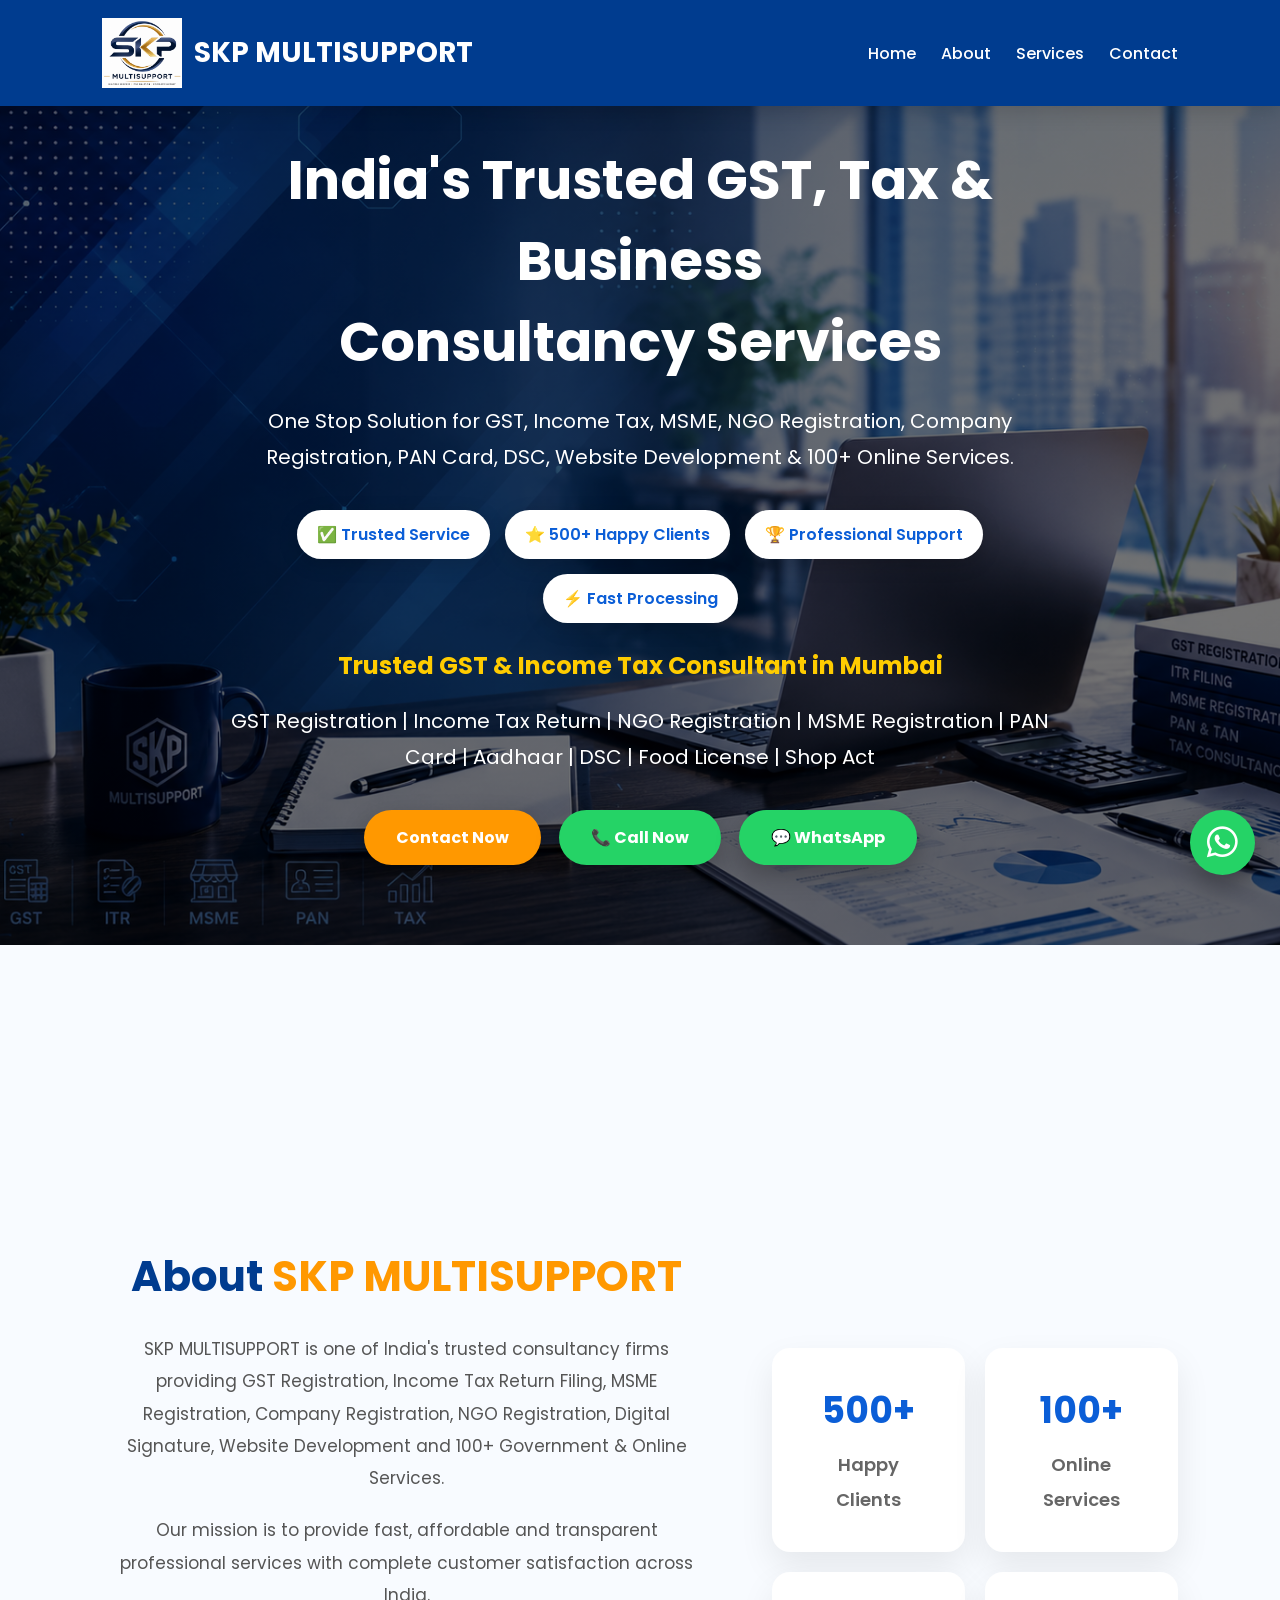
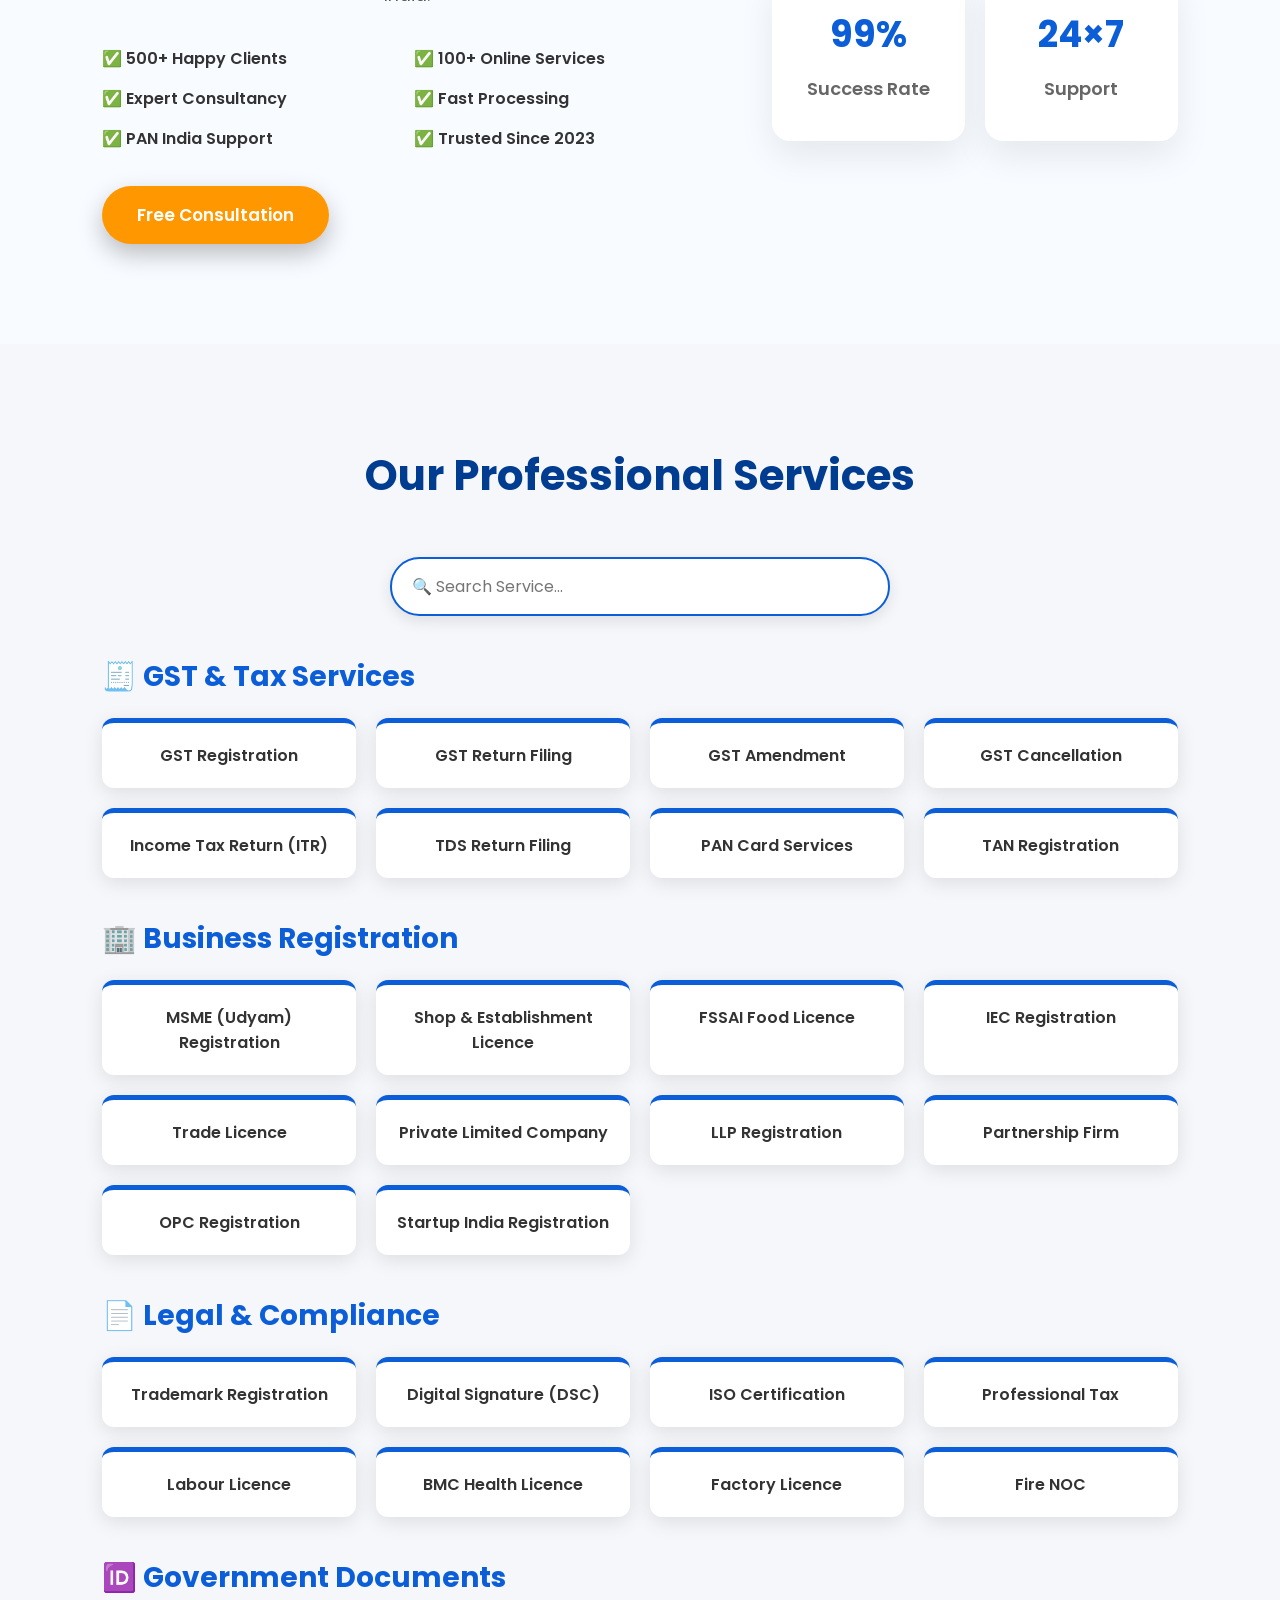
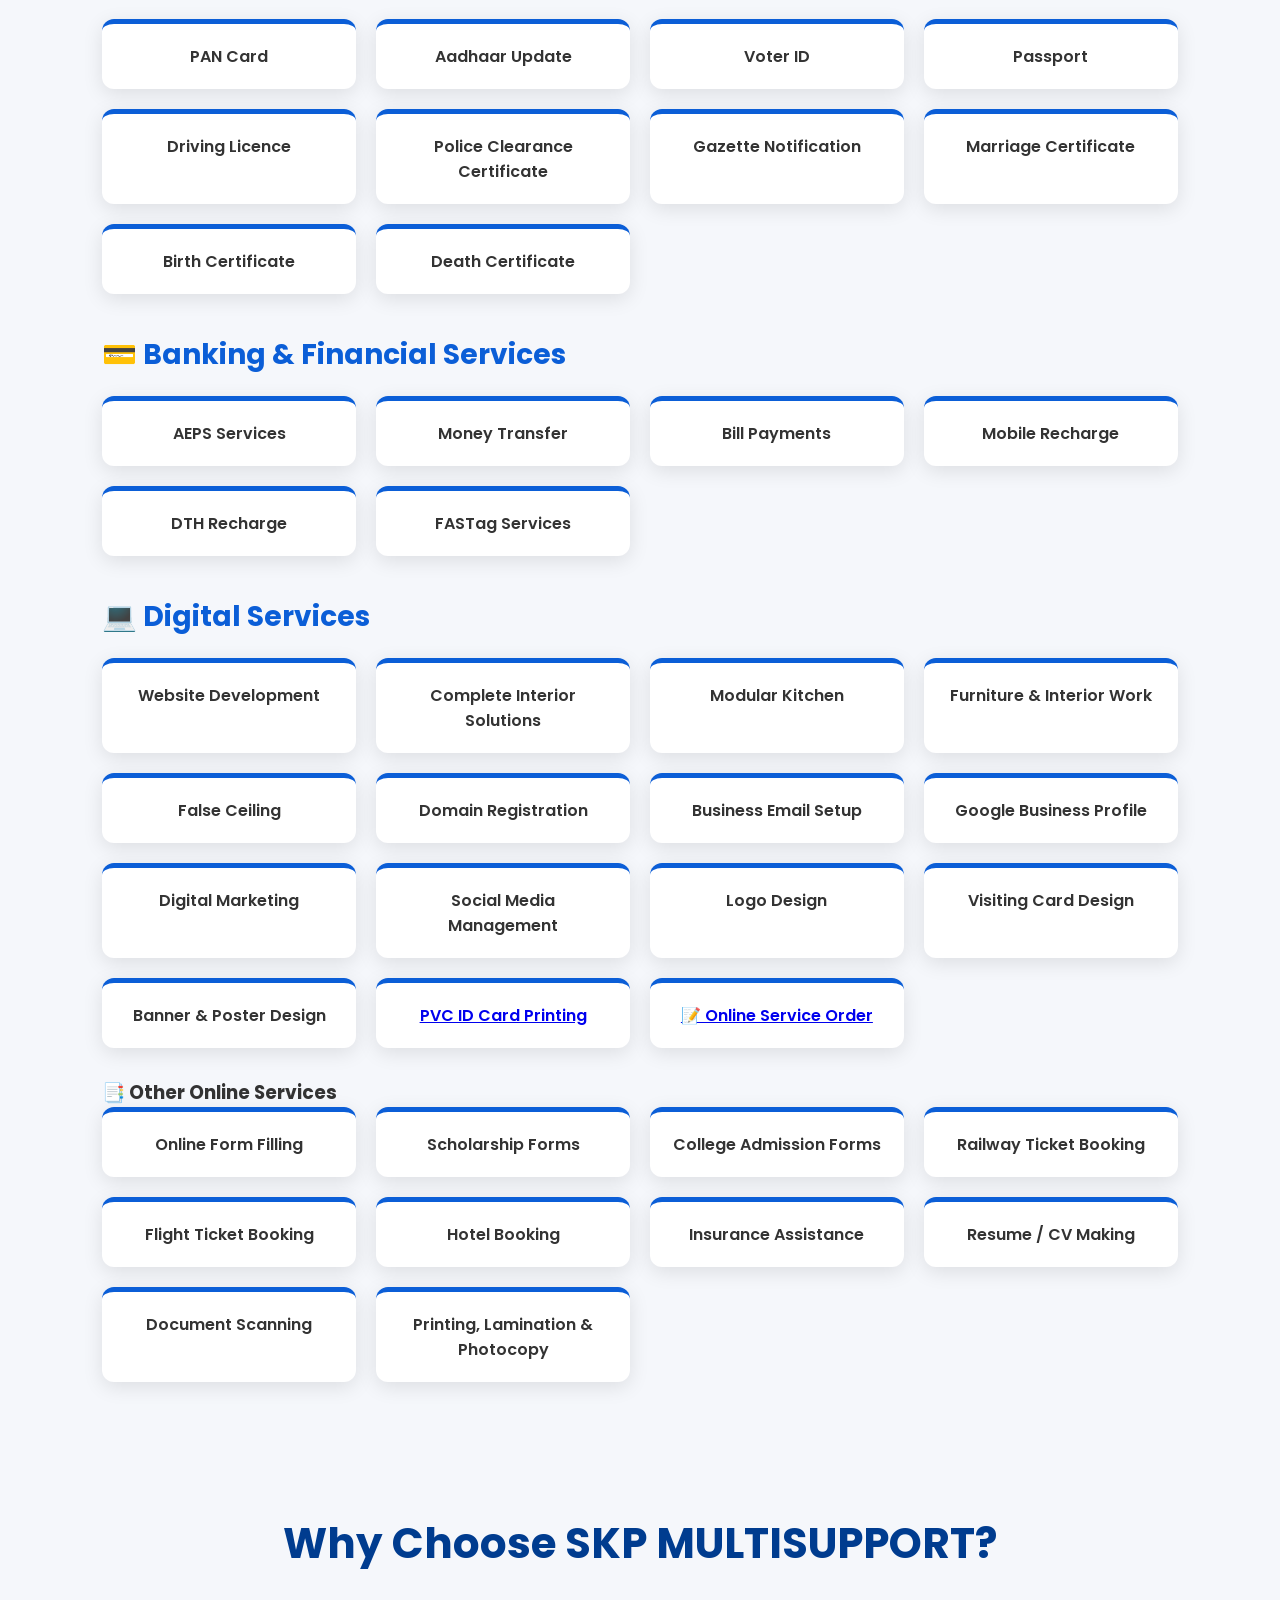
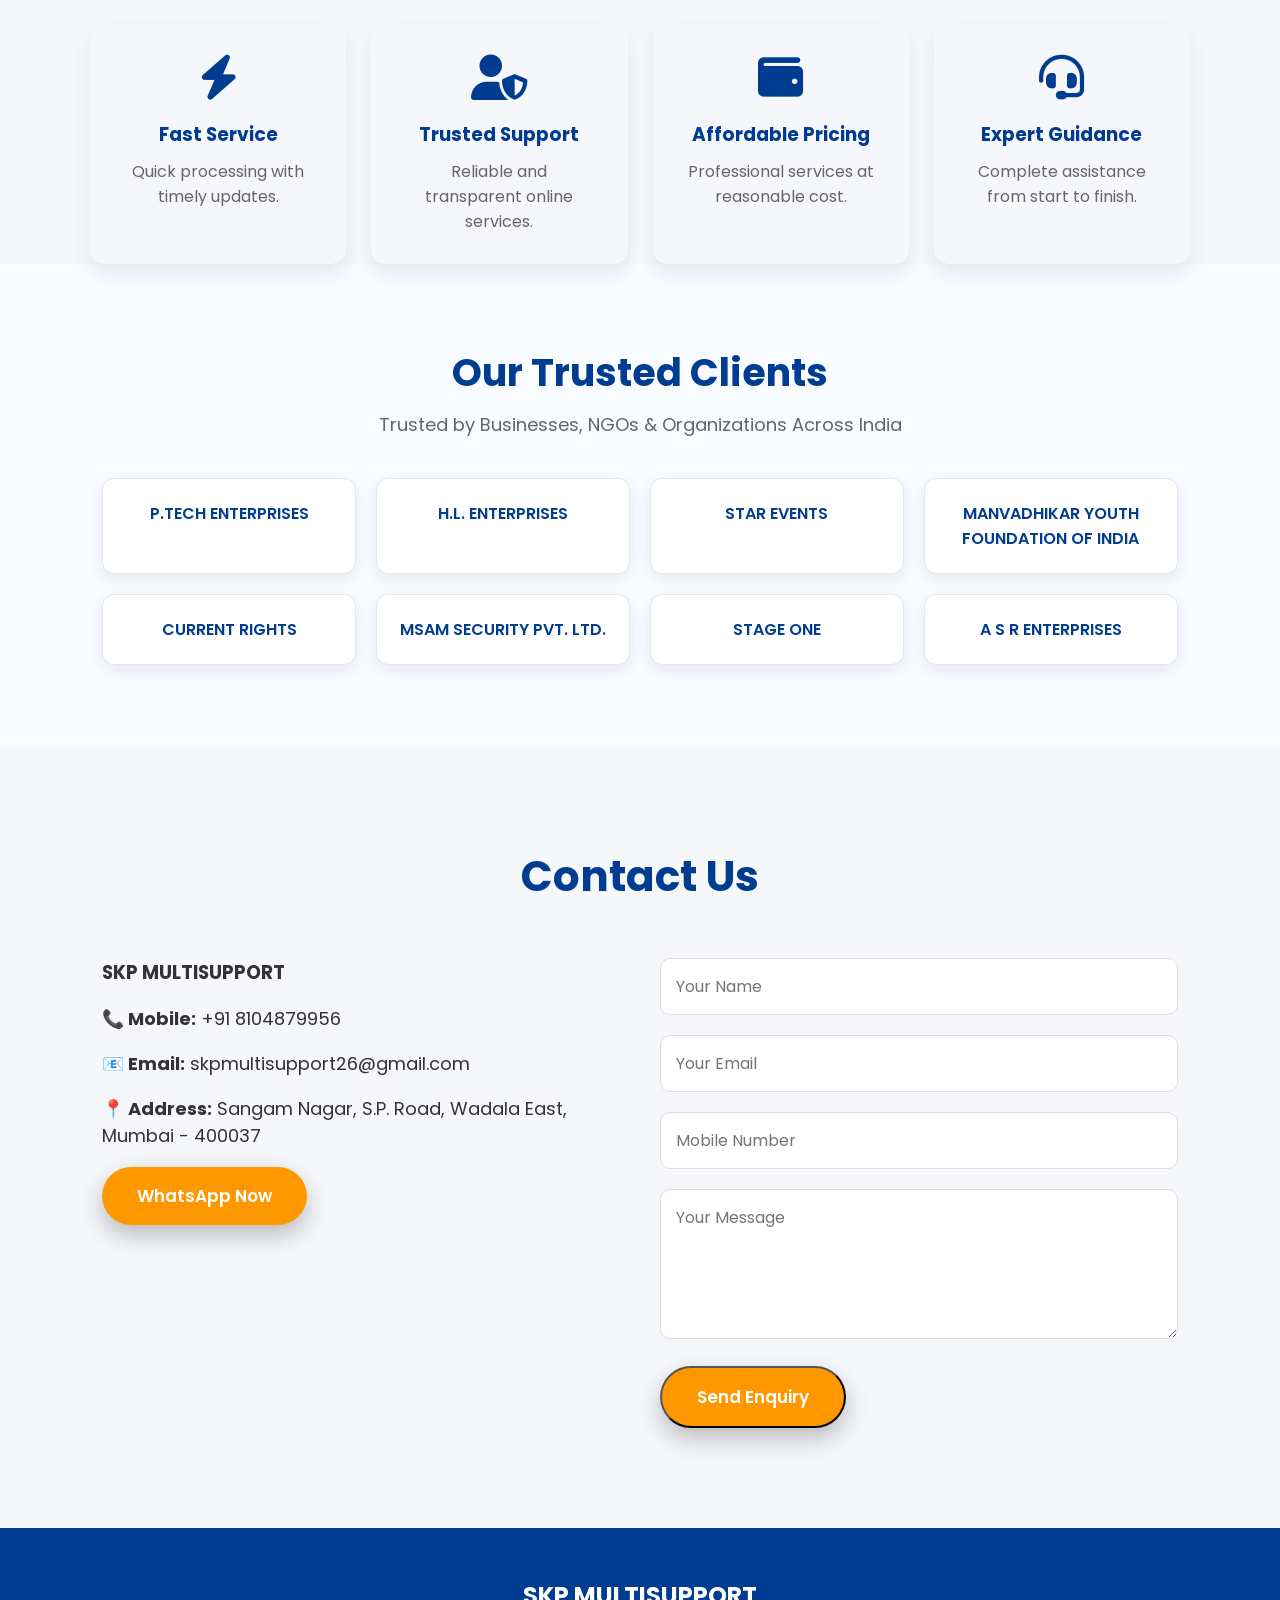
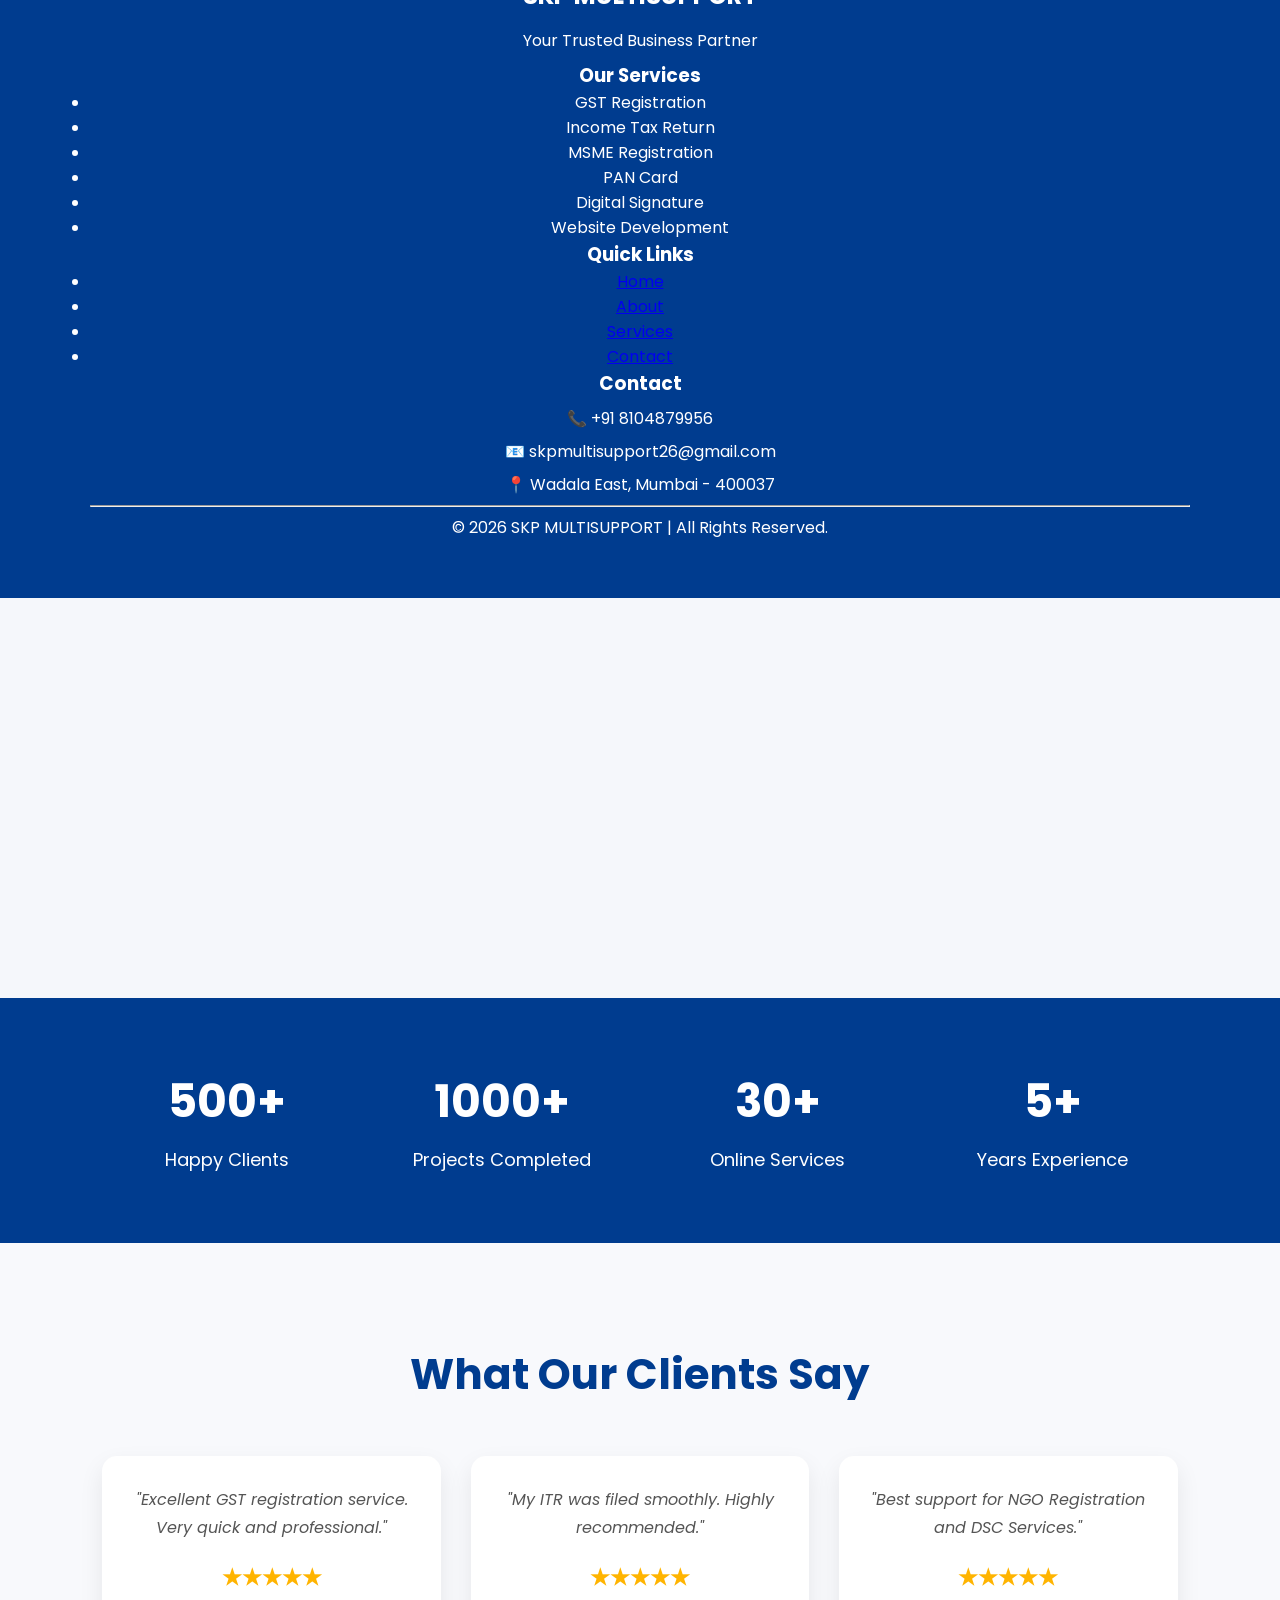
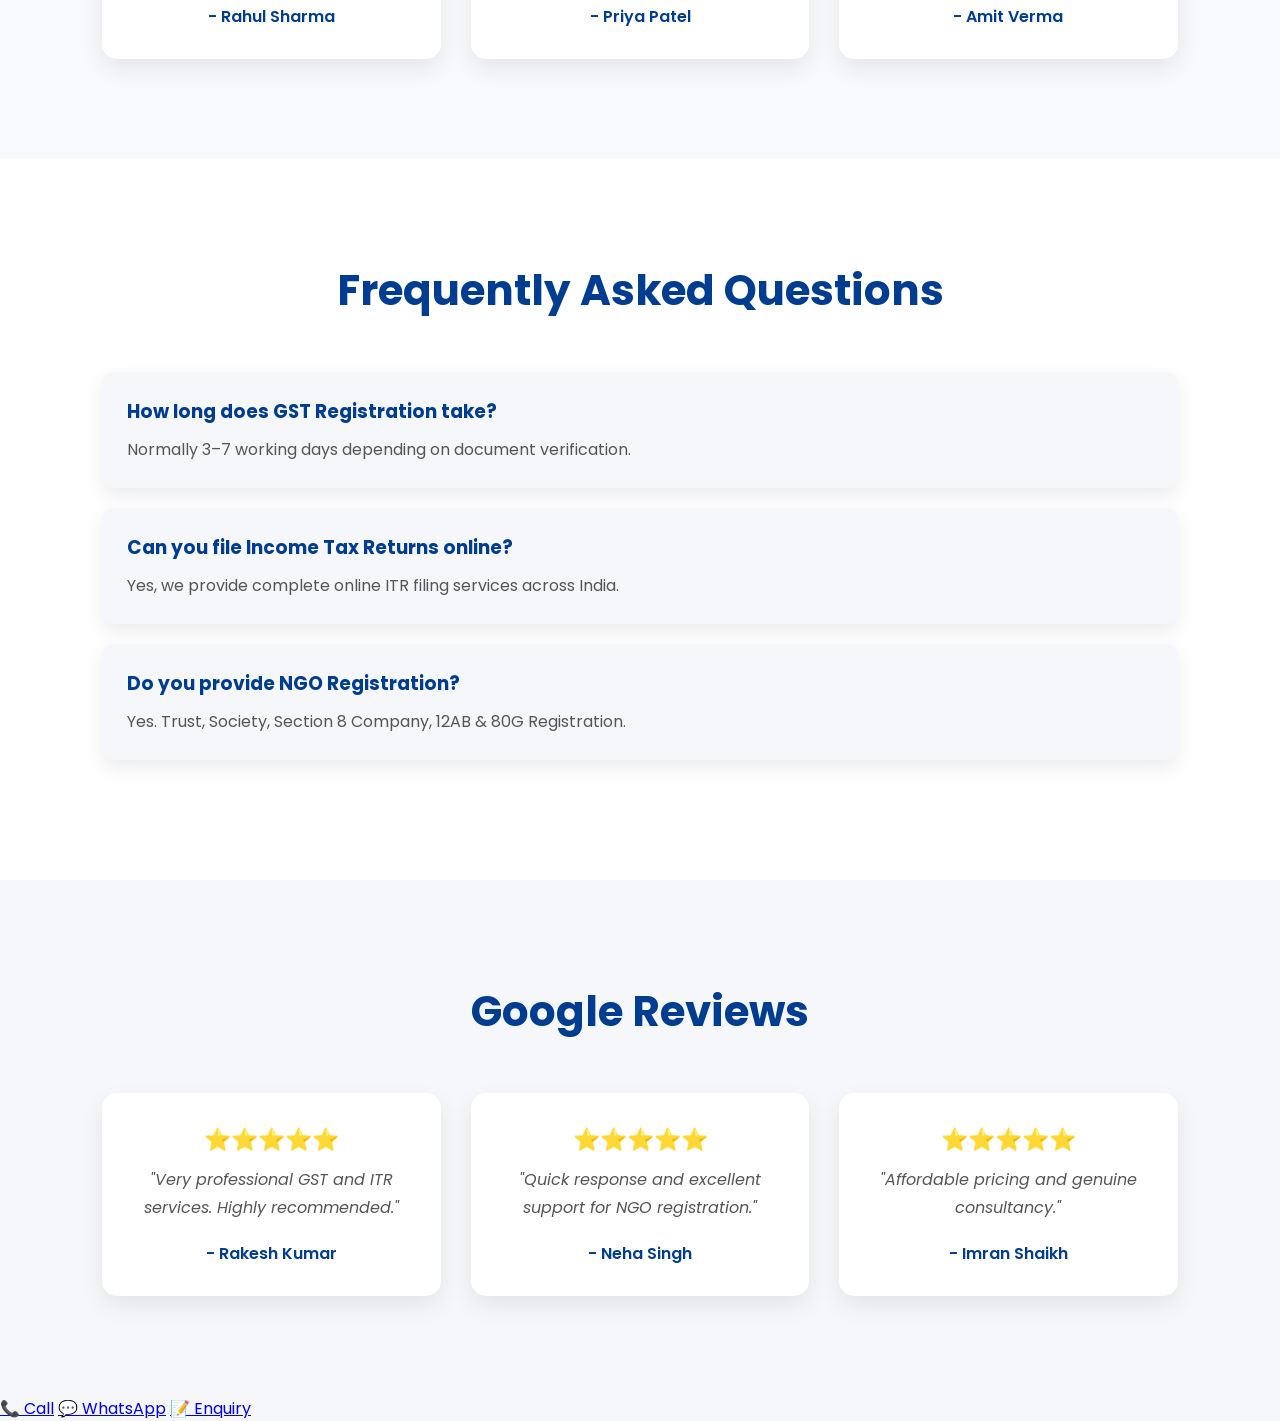
<file: index.html>
<!DOCTYPE html>
<html lang="en">
<head>
    <meta charset="UTF-8">
    <meta name="viewport" content="width=device-width, initial-scale=1.0">
    <title>SKP MULTISUPPORT | Professional Online Services</title>

    <link rel="stylesheet" href="assets/css/style.css">

    <link href="https://fonts.googleapis.com/css2?family=Poppins:wght@300;400;500;600;700&display=swap" rel="stylesheet">

    <link rel="stylesheet" href="https://cdnjs.cloudflare.com/ajax/libs/font-awesome/6.7.2/css/all.min.css">

    <link rel="stylesheet" href="https://unpkg.com/aos@2.3.4/dist/aos.css">
    <!-- Google tag (gtag.js) -->
<script async src="https://www.googletagmanager.com/gtag/js?id=G-8TTJ47915R"></script>
<script>
  window.dataLayer = window.dataLayer || [];
  function gtag(){dataLayer.push(arguments);}
  gtag('js', new Date());

  gtag('config', 'G-8TTJ47915R');
</script>

</head>

<body>

<header>

<nav class="navbar">

<div class="logo">
    <img src="assets/images/logo.png" alt="SKP MULTISUPPORT Logo">
    <h2>SKP MULTISUPPORT</h2>
</div>
<div class="menu-toggle">
    <i class="fas fa-bars"></i>
</div>
<ul>

<li><a href="#home">Home</a></li>

<li><a href="#about">About</a></li>

<li><a href="#services">Services</a></li>

<li><a href="#contact">Contact</a></li>

</ul>

</nav>

</header>

<section id="home" class="hero">

<div class="hero-content">

<h1>
India's Trusted <span class="highlight">GST, Tax & Business</span><br>
Consultancy Services
</h1>

<p class="hero-subtitle">
One Stop Solution for GST, Income Tax, MSME, NGO Registration, Company Registration,
PAN Card, DSC, Website Development & 100+ Online Services.
</p>
<div class="hero-badges">
    <span>✅ Trusted Service</span>
    <span>⭐ 500+ Happy Clients</span>
    <span>🏆 Professional Support</span>
    <span>⚡ Fast Processing</span>
</div>
<h4>Trusted GST & Income Tax Consultant in Mumbai</h4>

<p>
GST Registration | Income Tax Return | NGO Registration | MSME Registration | PAN Card | Aadhaar | DSC | Food License | Shop Act
</p>

<div class="hero-buttons">

    <a href="#contact" class="btn">
        Contact Now
    </a>

    <a href="tel:+918104879956" class="btn btn2">
        📞 Call Now
    </a>

    <a href="https://wa.me/918104879956" class="btn btn2" target="_blank">
        💬 WhatsApp
    </a>

</div>

</section>

<section id="about" class="about" data-aos="fade-up">

<div class="container">

</section>
<section class="about">

<div class="container about-container">

<div class="about-left">

<h2>About <span>SKP MULTISUPPORT</span></h2>

<p>
SKP MULTISUPPORT is one of India's trusted consultancy firms providing GST Registration,
Income Tax Return Filing, MSME Registration, Company Registration, NGO Registration,
Digital Signature, Website Development and 100+ Government & Online Services.
</p>

<p>
Our mission is to provide fast, affordable and transparent professional services with
complete customer satisfaction across India.
</p>

<div class="about-features">

<div>✅ 500+ Happy Clients</div>

<div>✅ 100+ Online Services</div>

<div>✅ Expert Consultancy</div>

<div>✅ Fast Processing</div>

<div>✅ PAN India Support</div>

<div>✅ Trusted Since 2023</div>

</div>

<a href="#contact" class="btn">
Free Consultation
</a>

</div>

<div class="about-right">

<div class="about-box">

<h3>500+</h3>

<p>Happy Clients</p>

</div>

<div class="about-box">

<h3>100+</h3>

<p>Online Services</p>

</div>

<div class="about-box">

<h3>99%</h3>

<p>Success Rate</p>

</div>

<div class="about-box">

<h3>24×7</h3>

<p>Support</p>

</div>

</div>

</div>

</section>
<section id="services" class="services" data-aos="fade-up">

<div class="container">

<h2>Our Professional Services</h2>
<input type="text" id="serviceSearch" placeholder="🔍 Search Service..." class="search-box">

<div class="service-category">

<h3>🧾 GST & Tax Services</h3>

<div class="service-grid">
<div class="service-card">GST Registration</div>
<div class="service-card">GST Return Filing</div>
<div class="service-card">GST Amendment</div>
<div class="service-card">GST Cancellation</div>
<div class="service-card">Income Tax Return (ITR)</div>
<div class="service-card">TDS Return Filing</div>
<div class="service-card">PAN Card Services</div>
<div class="service-card">TAN Registration</div>
</div>

<h3>🏢 Business Registration</h3>

<div class="service-grid">
<div class="service-card">MSME (Udyam) Registration</div>
<div class="service-card">Shop & Establishment Licence</div>
<div class="service-card">FSSAI Food Licence</div>
<div class="service-card">IEC Registration</div>
<div class="service-card">Trade Licence</div>
<div class="service-card">Private Limited Company</div>
<div class="service-card">LLP Registration</div>
<div class="service-card">Partnership Firm</div>
<div class="service-card">OPC Registration</div>
<div class="service-card">Startup India Registration</div>
</div>

<h3>📄 Legal & Compliance</h3>

<div class="service-grid">
<div class="service-card">Trademark Registration</div>
<div class="service-card">Digital Signature (DSC)</div>
<div class="service-card">ISO Certification</div>
<div class="service-card">Professional Tax</div>
<div class="service-card">Labour Licence</div>
<div class="service-card">BMC Health Licence</div>
<div class="service-card">Factory Licence</div>
<div class="service-card">Fire NOC</div>
</div>

<h3>🆔 Government Documents</h3>

<div class="service-grid">
<div class="service-card">PAN Card</div>
<div class="service-card">Aadhaar Update</div>
<div class="service-card">Voter ID</div>
<div class="service-card">Passport</div>
<div class="service-card">Driving Licence</div>
<div class="service-card">Police Clearance Certificate</div>
<div class="service-card">Gazette Notification</div>
<div class="service-card">Marriage Certificate</div>
<div class="service-card">Birth Certificate</div>
<div class="service-card">Death Certificate</div>
</div>

<h3>💳 Banking & Financial Services</h3>

<div class="service-grid">
<div class="service-card">AEPS Services</div>
<div class="service-card">Money Transfer</div>
<div class="service-card">Bill Payments</div>
<div class="service-card">Mobile Recharge</div>
<div class="service-card">DTH Recharge</div>
<div class="service-card">FASTag Services</div>
</div>

<h3>💻 Digital Services</h3>

<div class="service-grid">
<div class="service-card">Website Development</div>
<div class="service-card">Complete Interior Solutions</div>
<div class="service-card">Modular Kitchen</div>
<div class="service-card">Furniture & Interior Work</div>
<div class="service-card">False Ceiling</div>
<div class="service-card">Domain Registration</div>
<div class="service-card">Business Email Setup</div>
<div class="service-card">Google Business Profile</div>
<div class="service-card">Digital Marketing</div>
<div class="service-card">Social Media Management</div>
<div class="service-card">Logo Design</div>
<div class="service-card">Visiting Card Design</div>
<div class="service-card">Banner & Poster Design</div>

<a href="pvc-card.html" class="service-card">
    PVC ID Card Printing
</a><a href="https://docs.google.com/forms/d/e/1FAIpQLSfZnAPJa3ldiU6UenpgV434t0mGs1WDkvjo1Dj4px5AKG-tUA/viewform?usp=header" target="_blank" class="service-card">
    📝 Online Service Order
</a>
</div>

</div>

<h3>📑 Other Online Services</h3>

<div class="service-grid">
<div class="service-card">Online Form Filling</div>
<div class="service-card">Scholarship Forms</div>
<div class="service-card">College Admission Forms</div>
<div class="service-card">Railway Ticket Booking</div>
<div class="service-card">Flight Ticket Booking</div>
<div class="service-card">Hotel Booking</div>
<div class="service-card">Insurance Assistance</div>
<div class="service-card">Resume / CV Making</div>
<div class="service-card">Document Scanning</div>
<div class="service-card">Printing, Lamination & Photocopy</div>
</div>

</div>

</div>

</section>
<section class="why-us" data-aos="fade-up">

    <div class="container">

        <h2>Why Choose SKP MULTISUPPORT?</h2>

        <div class="why-grid">

            <div class="why-card">
                <i class="fas fa-bolt"></i>
                <h3>Fast Service</h3>
                <p>Quick processing with timely updates.</p>
            </div>

            <div class="why-card">
                <i class="fas fa-user-shield"></i>
                <h3>Trusted Support</h3>
                <p>Reliable and transparent online services.</p>
            </div>

            <div class="why-card">
                <i class="fas fa-wallet"></i>
                <h3>Affordable Pricing</h3>
                <p>Professional services at reasonable cost.</p>
            </div>

            <div class="why-card">
                <i class="fas fa-headset"></i>
                <h3>Expert Guidance</h3>
                <p>Complete assistance from start to finish.</p>
            </div>

        </div>

    </div>

</section>
<section class="clients">

    <div class="container">

        <h2>Our Trusted Clients</h2>

        <p class="clients-subtitle">
            Trusted by Businesses, NGOs & Organizations Across India
        </p>

        <div class="clients-grid">

            <div class="client-card">P.TECH ENTERPRISES</div>

            <div class="client-card">H.L. ENTERPRISES</div>

            <div class="client-card">STAR EVENTS</div>

            <div class="client-card">MANVADHIKAR YOUTH FOUNDATION OF INDIA</div>

            <div class="client-card">CURRENT RIGHTS</div>

            <div class="client-card">MSAM SECURITY PVT. LTD.</div>

            <div class="client-card">STAGE ONE</div>

            <div class="client-card">A S R ENTERPRISES</div>

        </div>

    </div>

</section>

<section id="contact" class="contact"data-aos="fade-up">

    <div class="container">

        <h2>Contact Us</h2>

        <div class="contact-box">

            <div class="contact-info">

                <h3>SKP MULTISUPPORT</h3>

                <p><strong>📞 Mobile:</strong> +91 8104879956</p>

                <p><strong>📧 Email:</strong> skpmultisupport26@gmail.com</p>

                <p><strong>📍 Address:</strong> Sangam Nagar, S.P. Road, Wadala East, Mumbai - 400037</p>

                <a href="https://wa.me/918104879956" class="btn" target="_blank">
                    WhatsApp Now
                </a>

            </div>

  <form class="contact-form" action="https://formsubmit.co/skpmultisupport26@gmail.com" method="POST">

    <input type="hidden" name="_captcha" value="false">
    <input type="hidden" name="_subject" value="New Enquiry from SKP MULTISUPPORT Website">
    <input type="hidden" name="_template" value="table">
    <input type="hidden" name="_next" value="https://skpmultisupport26.github.io/skp-multisupport/thankyou.html">

    <input type="text" name="Name" placeholder="Your Name" required>

    <input type="email" name="Email" placeholder="Your Email" required>

    <input type="tel" name="Mobile" placeholder="Mobile Number" required>

    <textarea name="Message" placeholder="Your Message" required></textarea>

    <button type="submit" class="btn">
        Send Enquiry
    </button>

</form>

        </div>

    </div>

</section>

<footer class="footer">

<div class="container">

<h2>SKP MULTISUPPORT</h2>

<p>Your Trusted Business Partner</p>

<div class="footer-grid">

<div>

<h3>Our Services</h3>

<ul>
<li>GST Registration</li>
<li>Income Tax Return</li>
<li>MSME Registration</li>
<li>PAN Card</li>
<li>Digital Signature</li>
<li>Website Development</li>
</ul>

</div>

<div>

<h3>Quick Links</h3>

<ul>
<li><a href="#home">Home</a></li>
<li><a href="#about">About</a></li>
<li><a href="#services">Services</a></li>
<li><a href="#contact">Contact</a></li>
</ul>

</div>

<div>

<h3>Contact</h3>

<p>📞 +91 8104879956</p>

<p>📧 skpmultisupport26@gmail.com</p>

<p>📍 Wadala East, Mumbai - 400037</p>

</div>

</div>

<hr>

<p>© 2026 SKP MULTISUPPORT | All Rights Reserved.</p>

</div>

</footer>

<section class="map">

    <iframe
        src="https://www.google.com/maps?q=Wadala%20East%20Mumbai&output=embed"
        width="100%"
        height="400"
        style="border:0;"
        loading="lazy">
    </iframe>

</section>

<section class="stats"data-aos="zoom-in">

    <div class="container">

        <div class="stat-box">
            <h2>500+</h2>
            <p>Happy Clients</p>
        </div>

        <div class="stat-box">
            <h2>1000+</h2>
            <p>Projects Completed</p>
        </div>

        <div class="stat-box">
            <h2>30+</h2>
            <p>Online Services</p>
        </div>

        <div class="stat-box">
            <h2>5+</h2>
            <p>Years Experience</p>
        </div>

    </div>

</section>

<section class="testimonials"data-aos="fade-up">

    <div class="container">

        <h2>What Our Clients Say</h2>

        <div class="testimonial-grid">

            <div class="testimonial-card">
                <p>"Excellent GST registration service. Very quick and professional."</p>
                <h4>★★★★★</h4>
                <span>- Rahul Sharma</span>
            </div>

            <div class="testimonial-card">
                <p>"My ITR was filed smoothly. Highly recommended."</p>
                <h4>★★★★★</h4>
                <span>- Priya Patel</span>
            </div>

            <div class="testimonial-card">
                <p>"Best support for NGO Registration and DSC Services."</p>
                <h4>★★★★★</h4>
                <span>- Amit Verma</span>
            </div>

        </div>

    </div>

</section>
<section class="faq" data-aos="fade-up">

    <div class="container">

        <h2>Frequently Asked Questions</h2>

        <div class="faq-item">
            <h3>How long does GST Registration take?</h3>
            <p>Normally 3–7 working days depending on document verification.</p>
        </div>

        <div class="faq-item">
            <h3>Can you file Income Tax Returns online?</h3>
            <p>Yes, we provide complete online ITR filing services across India.</p>
        </div>

        <div class="faq-item">
            <h3>Do you provide NGO Registration?</h3>
            <p>Yes. Trust, Society, Section 8 Company, 12AB & 80G Registration.</p>
        </div>

    </div>

</section><section class="reviews" data-aos="fade-up">

    <div class="container">

        <h2>Google Reviews</h2>

        <div class="testimonial-grid">

            <div class="testimonial-card">
                <h4>⭐⭐⭐⭐⭐</h4>
                <p>"Very professional GST and ITR services. Highly recommended."</p>
                <span>- Rakesh Kumar</span>
            </div>

            <div class="testimonial-card">
                <h4>⭐⭐⭐⭐⭐</h4>
                <p>"Quick response and excellent support for NGO registration."</p>
                <span>- Neha Singh</span>
            </div>

            <div class="testimonial-card">
                <h4>⭐⭐⭐⭐⭐</h4>
                <p>"Affordable pricing and genuine consultancy."</p>
                <span>- Imran Shaikh</span>
            </div>

        </div>

    </div>

</section>
           

<a href="https://wa.me/918104879956" class="whatsapp" target="_blank">
    <i class="fab fa-whatsapp"></i>
</a>


<script src="https://unpkg.com/aos@2.3.4/dist/aos.js"></script>

<script>
AOS.init({
    duration: 1000,
    once: true
});
</script>


<script src="assets/js/script.js"></script>
<div class="mobile-bar">

<a href="tel:+918104879956">📞 Call</a>

<a href="https://wa.me/918104879956" target="_blank">💬 WhatsApp</a>

<a href="#contact">📝 Enquiry</a>

</div>
<button id="topBtn" title="Go to top">
    <i class="fas fa-arrow-up"></i>
</button>
</body>
</html>
</file>
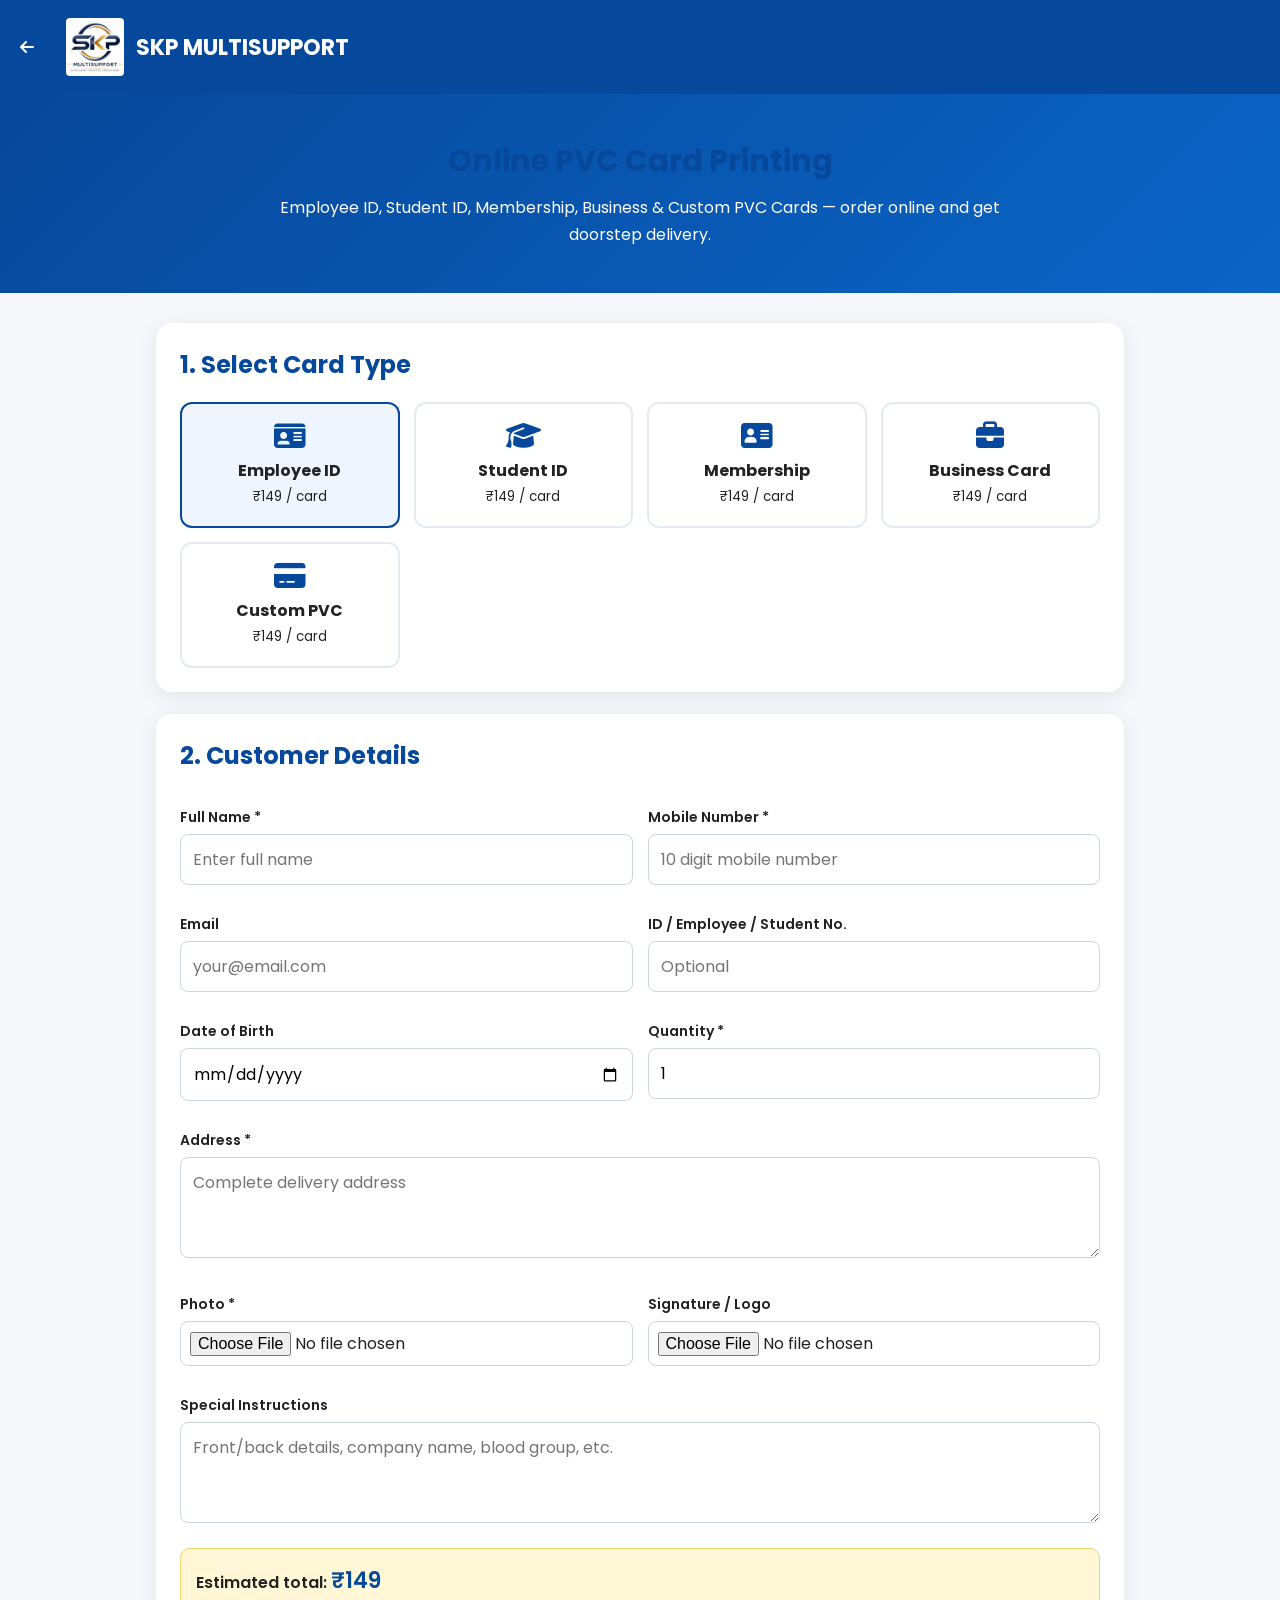
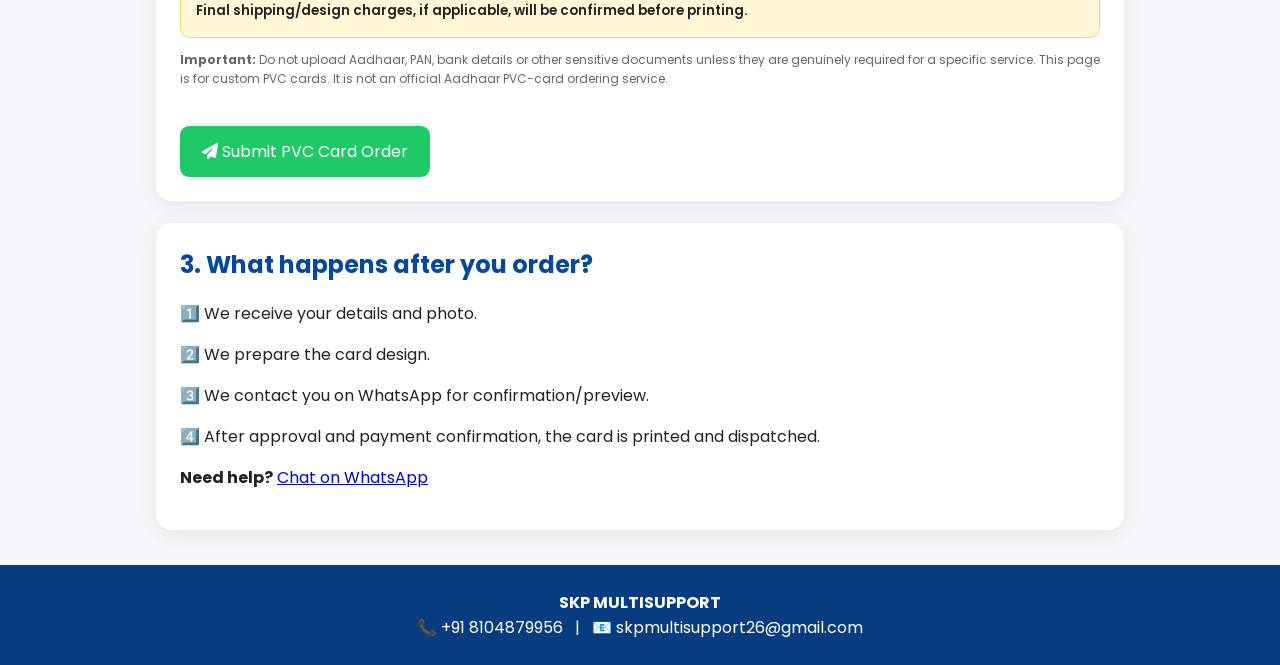
<file: pvc-card.html>
<!DOCTYPE html>
<html lang="en">
<head>
<meta charset="UTF-8">
<meta name="viewport" content="width=device-width, initial-scale=1.0">
<title>Online PVC Card Order | SKP MULTISUPPORT</title>
<meta name="description" content="Order custom PVC ID cards online from SKP MULTISUPPORT. Employee, Student, Membership, Business and Custom PVC Cards.">
<link href="https://fonts.googleapis.com/css2?family=Poppins:wght@400;500;600;700&display=swap" rel="stylesheet">
<link rel="stylesheet" href="https://cdnjs.cloudflare.com/ajax/libs/font-awesome/6.7.2/css/all.min.css">
<style>
*{box-sizing:border-box}
body{margin:0;font-family:Poppins,sans-serif;background:#f5f7fb;color:#222}
.top{background:#06489b;color:#fff;padding:18px 20px;display:flex;align-items:center;gap:12px}
.top img{width:58px;height:58px;object-fit:contain;background:#fff;border-radius:4px}
.top h1{font-size:22px;margin:0}
.hero{background:linear-gradient(135deg,#06489b,#0b65c7);color:#fff;text-align:center;padding:45px 18px}
.hero h2{font-size:30px;margin:0 0 10px}
.hero p{max-width:750px;margin:auto;line-height:1.7}
.container{max-width:1000px;margin:30px auto;padding:0 16px}
.card{background:#fff;border-radius:16px;padding:24px;margin-bottom:22px;box-shadow:0 5px 22px rgba(0,0,0,.08)}
h2{color:#06489b;margin-top:0}
.types{display:grid;grid-template-columns:repeat(auto-fit,minmax(190px,1fr));gap:14px}
.type{border:2px solid #e5eaf2;border-radius:12px;padding:18px;text-align:center;cursor:pointer;transition:.2s}
.type:hover,.type.active{border-color:#06489b;background:#eef5ff}
.type i{font-size:28px;color:#06489b;margin-bottom:8px}
.type strong{display:block}
label{font-weight:600;font-size:14px;display:block;margin:14px 0 6px}
input,select,textarea{width:100%;padding:12px;border:1px solid #ccd4df;border-radius:8px;font:inherit;background:#fff}
input[type=file]{padding:9px}
.grid{display:grid;grid-template-columns:repeat(2,1fr);gap:15px}
.full{grid-column:1/-1}
.price{background:#fff7d6;border:1px solid #f0d56b;padding:15px;border-radius:10px;margin-top:18px;font-weight:600}
.price span{color:#06489b;font-size:22px}
.btn{display:inline-block;border:0;border-radius:9px;background:#ff9f00;color:#fff;padding:13px 22px;font-weight:700;cursor:pointer;font:inherit}
.btn.green{background:#20c968}
.note{font-size:12px;color:#666;line-height:1.6}
.back{display:inline-block;color:#fff;text-decoration:none;margin-right:20px}
footer{background:#073d80;color:#fff;text-align:center;padding:25px 15px;margin-top:35px}
@media(max-width:650px){.grid{grid-template-columns:1fr}.hero h2{font-size:24px}.top h1{font-size:18px}}
</style>
</head>
<body>

<header class="top">
<a class="back" href="index.html"><i class="fas fa-arrow-left"></i></a>
<img src="assets/images/logo.png" alt="SKP MULTISUPPORT Logo">
<h1>SKP MULTISUPPORT</h1>
</header>

<section class="hero">
<h2>Online PVC Card Printing</h2>
<p>Employee ID, Student ID, Membership, Business & Custom PVC Cards — order online and get doorstep delivery.</p>
</section>

<main class="container">

<section class="card">
<h2>1. Select Card Type</h2>
<div class="types">
<div class="type active" data-type="Employee ID Card"><i class="fas fa-id-card"></i><strong>Employee ID</strong><small>₹149 / card</small></div>
<div class="type" data-type="Student ID Card"><i class="fas fa-graduation-cap"></i><strong>Student ID</strong><small>₹149 / card</small></div>
<div class="type" data-type="Membership Card"><i class="fas fa-address-card"></i><strong>Membership</strong><small>₹149 / card</small></div>
<div class="type" data-type="Business / Visiting Card"><i class="fas fa-briefcase"></i><strong>Business Card</strong><small>₹149 / card</small></div>
<div class="type" data-type="Custom PVC Card"><i class="fas fa-credit-card"></i><strong>Custom PVC</strong><small>₹149 / card</small></div>
</div>
</section>

<section class="card">
<h2>2. Customer Details</h2>
<form id="pvcForm" action="https://formsubmit.co/skpmultisupport26@gmail.com" method="POST" enctype="multipart/form-data">
<input type="hidden" name="_captcha" value="false">
<input type="hidden" name="_subject" value="New PVC Card Order - SKP MULTISUPPORT">
<input type="hidden" name="_template" value="table">
<input type="hidden" name="_next" value="https://skpmultisupport.in/pvc-card.html?success=1">
<input type="hidden" name="Card Type" id="cardType" value="Employee ID Card">
<input type="hidden" name="Estimated Amount" id="amount" value="149">

<div class="grid">
<div>
<label>Full Name *</label>
<input type="text" name="Name" required placeholder="Enter full name">
</div>
<div>
<label>Mobile Number *</label>
<input type="tel" name="Mobile" required pattern="[0-9]{10}" placeholder="10 digit mobile number">
</div>
<div>
<label>Email</label>
<input type="email" name="Email" placeholder="your@email.com">
</div>
<div>
<label>ID / Employee / Student No.</label>
<input type="text" name="ID Number" placeholder="Optional">
</div>
<div>
<label>Date of Birth</label>
<input type="date" name="Date of Birth">
</div>
<div>
<label>Quantity *</label>
<input type="number" id="qty" name="Quantity" min="1" max="500" value="1" required>
</div>
<div class="full">
<label>Address *</label>
<textarea name="Address" rows="3" required placeholder="Complete delivery address"></textarea>
</div>
<div>
<label>Photo *</label>
<input type="file" name="Photo" accept="image/jpeg,image/png" required>
</div>
<div>
<label>Signature / Logo</label>
<input type="file" name="Signature or Logo" accept="image/jpeg,image/png">
</div>
<div class="full">
<label>Special Instructions</label>
<textarea name="Instructions" rows="3" placeholder="Front/back details, company name, blood group, etc."></textarea>
</div>
</div>

<div class="price">Estimated total: <span id="total">₹149</span><br>
<small>Final shipping/design charges, if applicable, will be confirmed before printing.</small></div>

<p class="note"><strong>Important:</strong> Do not upload Aadhaar, PAN, bank details or other sensitive documents unless they are genuinely required for a specific service. This page is for custom PVC cards. It is not an official Aadhaar PVC-card ordering service.</p>

<br>
<button class="btn green" type="submit"><i class="fas fa-paper-plane"></i> Submit PVC Card Order</button>
</form>
</section>

<section class="card">
<h2>3. What happens after you order?</h2>
<p>1️⃣ We receive your details and photo.</p>
<p>2️⃣ We prepare the card design.</p>
<p>3️⃣ We contact you on WhatsApp for confirmation/preview.</p>
<p>4️⃣ After approval and payment confirmation, the card is printed and dispatched.</p>
<p><strong>Need help?</strong> <a href="https://wa.me/918104879956?text=Hello%20SKP%20MULTISUPPORT%2C%20I%20want%20to%20order%20a%20PVC%20Card." target="_blank">Chat on WhatsApp</a></p>
</section>

</main>

<footer>
<strong>SKP MULTISUPPORT</strong><br>
📞 +91 8104879956 &nbsp; | &nbsp; 📧 skpmultisupport26@gmail.com
</footer>

<script>
const pricePerCard = 149;
const types = document.querySelectorAll('.type');
const cardType = document.getElementById('cardType');
const qty = document.getElementById('qty');
const total = document.getElementById('total');
const amount = document.getElementById('amount');

types.forEach(t => {
  t.addEventListener('click', () => {
    types.forEach(x => x.classList.remove('active'));
    t.classList.add('active');
    cardType.value = t.dataset.type;
  });
});

function updateTotal(){
  const q = Math.max(1, Math.min(500, parseInt(qty.value || 1)));
  qty.value = q;
  const value = q * pricePerCard;
  total.textContent = '₹' + value.toLocaleString('en-IN');
  amount.value = value;
}
qty.addEventListener('input', updateTotal);
updateTotal();
</script>

</body>
</html>
</file>
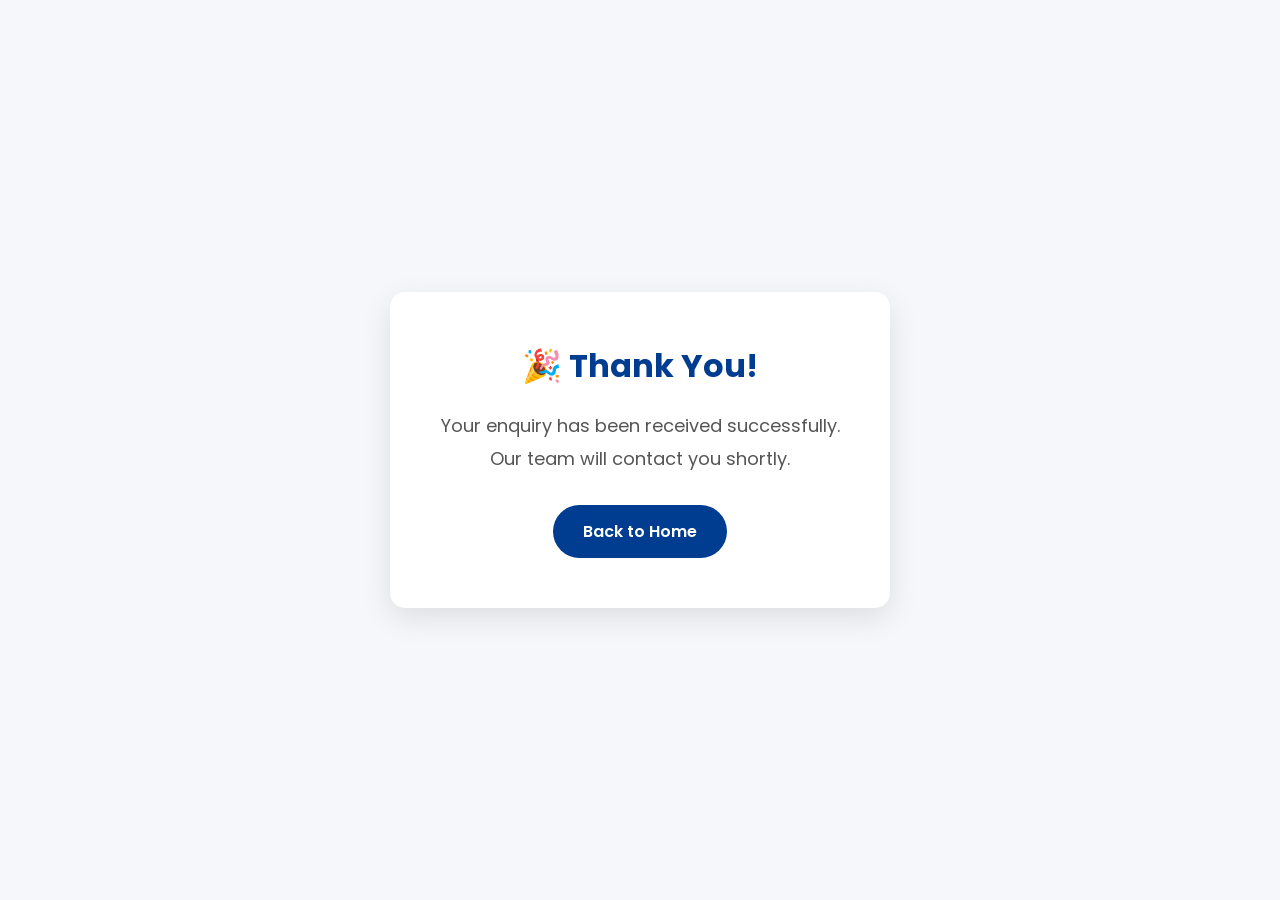
<file: thankyou.html>
<!DOCTYPE html>
<html lang="en">
<head>
<meta charset="UTF-8">
<meta name="viewport" content="width=device-width, initial-scale=1.0">
<title>Thank You | SKP MULTISUPPORT</title>

<link href="https://fonts.googleapis.com/css2?family=Poppins:wght@300;400;500;600;700&display=swap" rel="stylesheet">

<style>
*{
margin:0;
padding:0;
box-sizing:border-box;
font-family:'Poppins',sans-serif;
}

body{
background:#f5f7fb;
display:flex;
justify-content:center;
align-items:center;
height:100vh;
}

.box{
background:#fff;
padding:50px;
border-radius:15px;
box-shadow:0 10px 30px rgba(0,0,0,.1);
text-align:center;
max-width:500px;
width:90%;
}

h1{
color:#003c8f;
margin-bottom:20px;
}

p{
font-size:18px;
color:#555;
line-height:1.8;
margin-bottom:30px;
}

.btn{
display:inline-block;
padding:14px 30px;
background:#003c8f;
color:#fff;
text-decoration:none;
border-radius:30px;
font-weight:600;
transition:.3s;
}

.btn:hover{
background:#ff9800;
}
</style>

</head>

<body>

<div class="box">

<h1>🎉 Thank You!</h1>

<p>
Your enquiry has been received successfully.<br>
Our team will contact you shortly.
</p>

<a href="index.html" class="btn">Back to Home</a>

</div>

</body>
</html>
</file>
<file: assets/css/style.css>
*{
    margin:0;
    padding:0;
    box-sizing:border-box;
    font-family:'Poppins',sans-serif;
}

html{
    scroll-behavior:smooth;
}

body{
    background:#f5f7fb;
    color:#333;
}

.navbar{
    position:fixed;
    top:0;
    width:100%;
    background:#003c8f;
    color:#fff;
    display:flex;
    justify-content:space-between;
    align-items:center;
    padding:18px 8%;
    z-index:1000;
    box-shadow:0 5px 20px rgba(0,0,0,.15);
}

.logo{
    font-size:28px;
    font-weight:700;
}

.navbar ul{
    display:flex;
    list-style:none;
}

.navbar ul li{
    margin-left:25px;
}

.navbar ul li a{
    color:#fff;
    text-decoration:none;
    font-weight:500;
    transition:.3s;
}

.navbar ul li a:hover{
    color:#ffcc00;
}

.hero{
    background-image:
        linear-gradient(rgba(0,0,0,0.55), rgba(0,0,0,0.55)),
        url("../images/hero.png");

    background-size: cover;
    background-position: center;
    background-repeat: no-repeat;

    min-height: 100vh;
    height: auto;

    display: flex;
    justify-content: center;
    align-items: center;
    text-align: center;

    color: white;

    padding: 140px 20px 80px;
}

.hero-content{
    max-width:850px;
    margin:auto;
}

.hero h1{
    font-size:54px;
    margin-bottom:20px;
}

.hero p{
    font-size:20px;
    margin-bottom:35px;
    line-height:1.8;
}

.btn{
    display:inline-block;
    padding:16px 35px;
    background:#ff9800;
    color:#fff;
    text-decoration:none;
    border-radius:50px;
    font-weight:600;
    font-size:17px;
    transition:.35s;
    box-shadow:0 10px 25px rgba(0,0,0,.25);
}

.btn:hover{
    background:#e68900;
    transform:translateY(-5px);
    box-shadow:0 15px 35px rgba(0,0,0,.35);
}

.btn:hover{
    background:#e68900;
}

.about{
    padding:100px 8%;
    background:#fff;
}

.container{
    max-width:1100px;
    margin:auto;
}

.about h2{
    text-align:center;
    font-size:42px;
    color:#003c8f;
    margin-bottom:25px;
}

.about p{
    text-align:center;
    font-size:18px;
    line-height:1.9;
    color:#555;
}/* SERVICES */

.services{
    padding:100px 8%;
    background:#f5f7fb;
}

.services h2{
    text-align:center;
    font-size:42px;
    color:#003c8f;
    margin-bottom:50px;
}

.service-grid{
    display:grid;
    grid-template-columns:repeat(auto-fit,minmax(280px,1fr));
    gap:30px;
}

.service-card{
    background:#fff;
    border-radius:20px;
    padding:30px;
    text-align:center;
    box-shadow:0 10px 30px rgba(0,0,0,.08);
    transition:.35s ease;
    border-top:5px solid #0b5ed7;
}

.service-card:hover{
    transform:translateY(-10px);
    box-shadow:0 20px 40px rgba(0,0,0,.18);
}

.service-card i{
    width:90px;
    height:90px;
    line-height:90px;
    font-size:40px;
    background:linear-gradient(135deg,#0b5ed7,#00b4ff);
    color:#fff;
    border-radius:50%;
    margin:0 auto 20px;
    display:flex;
    align-items:center;
    justify-content:center;
    box-shadow:0 10px 25px rgba(11,94,215,.35);
}

.service-card h3{
    font-size:22px;
    margin-bottom:12px;
    color:#222;
}

.service-card p{
    color:#666;
    line-height:1.7;
}

.why-us h2{
    text-align:center;
    font-size:42px;
    color:#003c8f;
    margin-bottom:50px;
}

.why-grid{
    display:grid;
    grid-template-columns:repeat(auto-fit,minmax(250px,1fr));
    gap:25px;
}

.why-card{
    background:#f5f7fb;
    padding:30px;
    border-radius:15px;
    text-align:center;
    transition:.3s;
    box-shadow:0 10px 20px rgba(0,0,0,.08);
}

.why-card:hover{
    transform:translateY(-10px);
}

.why-card i{
    font-size:45px;
    color:#003c8f;
    margin-bottom:20px;
}

.why-card h3{
    margin-bottom:10px;
    color:#003c8f;
}

.why-card p{
    color:#666;
}/* CONTACT */

.contact{
    padding:100px 8%;
    background:#f5f7fb;
}

.contact h2{
    text-align:center;
    font-size:42px;
    color:#003c8f;
    margin-bottom:50px;
}

.contact-box{
    display:grid;
    grid-template-columns:1fr 1fr;
    gap:40px;
}

.contact-info p{
    margin:18px 0;
    font-size:18px;
}

.contact-form input,
.contact-form textarea{
    width:100%;
    padding:15px;
    margin-bottom:20px;
    border:1px solid #ddd;
    border-radius:10px;
    font-size:16px;
}

.contact-form textarea{
    height:150px;
}/* FOOTER */

.footer{
    background:#003c8f;
    color:#fff;
    text-align:center;
    padding:50px 20px;
}

.footer h2{
    margin-bottom:15px;
}

.footer p{
    margin:8px 0;
}/* WHATSAPP BUTTON */

.whatsapp{
    position:fixed;
    right:25px;
    bottom:25px;
    width:65px;
    height:65px;
    background:#25D366;
    color:#fff;
    border-radius:50%;
    display:flex;
    justify-content:center;
    align-items:center;
    font-size:35px;
    text-decoration:none;
    box-shadow:0 10px 25px rgba(0,0,0,.3);
    z-index:999;
    transition:.3s;
}

.whatsapp:hover{
    transform:scale(1.1);
}/* GOOGLE MAP */

.map{
    width:100%;
    margin:0;
    padding:0;
}

.map iframe{
    display:block;
}.stats{
    background:#003c8f;
    color:#fff;
    padding:70px 8%;
}

.stats .container{
    display:grid;
    grid-template-columns:repeat(auto-fit,minmax(220px,1fr));
    gap:25px;
    text-align:center;
}

.stat-box h2{
    font-size:45px;
    margin-bottom:10px;
}

.stat-box p{
    font-size:18px;
}/* TESTIMONIALS */

.testimonials{
    padding:100px 8%;
    background:#f5f7fb;
}

.testimonials h2{
    text-align:center;
    font-size:42px;
    color:#003c8f;
    margin-bottom:50px;
}

.testimonial-grid{
    display:grid;
    grid-template-columns:repeat(auto-fit,minmax(300px,1fr));
    gap:30px;
}

.testimonial-card{
    background:#fff;
    padding:30px;
    border-radius:15px;
    text-align:center;
    box-shadow:0 10px 25px rgba(0,0,0,.08);
    transition:.3s;
}

.testimonial-card:hover{
    transform:translateY(-10px);
}

.testimonial-card p{
    color:#555;
    font-style:italic;
    line-height:1.7;
    margin-bottom:20px;
}

.testimonial-card h4{
    color:#ffb400;
    font-size:22px;
    margin-bottom:10px;
}

.testimonial-card span{
    font-weight:600;
    color:#003c8f;
}

/* RESPONSIVE */

@media(max-width:768px){

.navbar{
    flex-direction:column;
    padding:15px;
}

.navbar ul{
    margin-top:15px;
    flex-wrap:wrap;
    justify-content:center;
}

.hero h1{
    font-size:34px;
}

.hero p{
    font-size:17px;
}

.about h2,
.services h2,
.why-us h2,
.contact h2,
.testimonials h2{
    font-size:32px;
}

.contact-box{
    grid-template-columns:1fr;
}

.whatsapp{
    width:55px;
    height:55px;
    font-size:30px;
}

}.menu-toggle{
    display:none;
    font-size:28px;
    color:#fff;
    cursor:pointer;
}

@media(max-width:768px){

.menu-toggle{
    display:block;
}

.navbar{
    padding:15px 6%;
}

.navbar ul{
    display:none;
    flex-direction:column;
    position:absolute;
    top:70px;
    left:0;
    width:100%;
    background:#003c8f;
    text-align:center;
    padding:20px 0;
}

.navbar ul.active{
    display:flex;
}

.navbar ul li{
    margin:15px 0;
}

}.testimonials{
    padding:100px 8%;
    background:#f8f9fc;
}

.testimonials h2{
    text-align:center;
    font-size:42px;
    color:#003c8f;
    margin-bottom:50px;
}

.testimonial-card{
    background:#fff;
    border-radius:15px;
    padding:30px;
    box-shadow:0 10px 25px rgba(0,0,0,.08);
}

.testimonial-card:hover{
    transform:translateY(-10px);
    transition:.3s;
}.hero h4{
    font-size:24px;
    margin-bottom:20px;
    color:#ffcc00;
}

.hero-buttons{
    display:flex;
    justify-content:center;
    gap:20px;
    flex-wrap:wrap;
    margin-top:35px;
}

.btn2{
    background:#25D366;
}

.btn2:hover{
    background:#1fa851;
}

.btn2:hover{
    background:#1da851;
}.hero-buttons{
    display:flex;
    justify-content:center;
    gap:15px;
    flex-wrap:wrap;
    margin-top:30px;
}

.btn2{
    background:#25D366;
}

.btn2:hover{
    background:#1da851;
}.logo img{
    height:60px;
    width:auto;
    display:block;
}

.logo{
    display:flex;
    align-items:center;
}.logo{
    display: flex;
    align-items: center;
    gap: 12px;
}

.logo img{
    height: 70px;
    width: auto;
}

.logo h2{
    color: white;
    font-size: 28px;
    font-weight: 700;
    margin: 0;
}.hero-buttons{
    margin-top:25px;
    display:flex;
    justify-content:center;
    gap:15px;
    flex-wrap:wrap;
}

.btn2{
    background:#25D366;
}

.btn2:hover{
    background:#1ebc59;
}/* FAQ Section */

.faq{
    padding:100px 8%;
    background:#ffffff;
}

.faq h2{
    text-align:center;
    font-size:42px;
    color:#003c8f;
    margin-bottom:50px;
}

.faq-item{
    background:#f5f7fb;
    padding:25px;
    margin-bottom:20px;
    border-radius:12px;
    box-shadow:0 8px 20px rgba(0,0,0,.08);
    transition:.3s;
}

.faq-item:hover{
    transform:translateY(-5px);
}

.faq-item h3{
    color:#003c8f;
    margin-bottom:10px;
}

.faq-item p{
    color:#555;
    line-height:1.7;
}/* Google Reviews */

.reviews{
    padding:100px 8%;
    background:#f5f7fb;
}

.reviews h2{
    text-align:center;
    font-size:42px;
    color:#003c8f;
    margin-bottom:50px;
}/* Social Icons */

.social-icons{
    margin:20px 0;
}

.social-icons a{
    display:inline-block;
    width:45px;
    height:45px;
    line-height:45px;
    text-align:center;
    margin:0 8px;
    border-radius:50%;
    background:#ffffff;
    color:#003c8f;
    font-size:22px;
    transition:.3s;
}

.social-icons a:hover{
    background:#ff9800;
    color:#fff;
    transform:translateY(-5px);
}.service-category h3{
margin:40px 0 20px;
color:#0b5ed7;
font-size:28px;
font-weight:700;
}

.service-grid{
display:grid;
grid-template-columns:repeat(auto-fit,minmax(250px,1fr));
gap:20px;
margin-bottom:30px;
}

.service-card{
background:#fff;
padding:20px;
border-radius:12px;
box-shadow:0 5px 20px rgba(0,0,0,.1);
text-align:center;
font-weight:600;
transition:.3s;
cursor:pointer;
}

.service-card:hover{
background:#0b5ed7;
color:#fff;
transform:translateY(-8px);
}.hero-badges{
display:flex;
flex-wrap:wrap;
justify-content:center;
gap:15px;
margin:25px 0;
}

.hero-badges span{
background:#ffffff;
color:#0b5ed7;
padding:12px 20px;
border-radius:50px;
font-weight:600;
box-shadow:0 5px 20px rgba(0,0,0,.15);
transition:.3s;
}

.hero-badges span:hover{
background:#0b5ed7;
color:#fff;
transform:translateY(-5px);
}.search-box{
width:100%;
max-width:500px;
display:block;
margin:25px auto;
padding:15px 20px;
border:2px solid #0b5ed7;
border-radius:50px;
font-size:16px;
outline:none;
box-shadow:0 5px 15px rgba(0,0,0,.1);
}/* Scroll To Top Button */

#topBtn{
position:fixed;
bottom:90px;
right:25px;
width:50px;
height:50px;
border:none;
border-radius:50%;
background:#0b5ed7;
color:#fff;
font-size:20px;
cursor:pointer;
display:none;
z-index:9999;
box-shadow:0 5px 15px rgba(0,0,0,.3);
transition:.3s;
}

#topBtn:hover{
background:#084298;
transform:translateY(-5px);
}.hero-buttons{
    display:flex;
    justify-content:center;
    gap:18px;
    flex-wrap:wrap;
    margin-top:35px;
}

.hero-buttons .btn{
    padding:15px 32px;
    border-radius:50px;
    font-size:16px;
    font-weight:700;
    text-decoration:none;
    transition:.35s;
    box-shadow:0 10px 25px rgba(0,0,0,.25);
}

.btn-primary{
    background:#ff9800;
    color:#fff;
}

.btn-call{
    background:#0056d6;
    color:#fff;
}

.btn-whatsapp{
    background:#25D366;
    color:#fff;
}

.hero-buttons .btn:hover{
    transform:translateY(-6px);
    box-shadow:0 18px 35px rgba(0,0,0,.30);
}/* ABOUT SECTION */

.about{
padding:100px 8%;
background:#f8fbff;
}

.about-container{
display:grid;
grid-template-columns:1.2fr .8fr;
gap:60px;
align-items:center;
}

.about-left h2{
font-size:42px;
margin-bottom:25px;
color:#003c8f;
}

.about-left h2 span{
color:#ff9800;
}

.about-left p{
font-size:17px;
line-height:1.9;
margin-bottom:20px;
color:#555;
}

.about-features{
display:grid;
grid-template-columns:repeat(2,1fr);
gap:15px;
margin:35px 0;
font-weight:600;
}

.about-right{
display:grid;
grid-template-columns:repeat(2,1fr);
gap:20px;
}

.about-box{
background:#fff;
padding:35px;
border-radius:18px;
text-align:center;
box-shadow:0 15px 35px rgba(0,0,0,.08);
transition:.35s;
}

.about-box:hover{
transform:translateY(-10px);
}

.about-box h3{
font-size:36px;
color:#0b5ed7;
margin-bottom:10px;
}

.about-box p{
color:#666;
font-weight:600;
}/* TRUSTED CLIENTS */

.clients{
    padding:80px 8%;
    background:#f8fbff;
    text-align:center;
}

.clients h2{
    font-size:38px;
    color:#003c8f;
    margin-bottom:10px;
}

.clients-subtitle{
    color:#666;
    margin-bottom:40px;
    font-size:18px;
}

.clients-grid{
    display:grid;
    grid-template-columns:repeat(auto-fit,minmax(250px,1fr));
    gap:20px;
}

.client-card{
    background:#fff;
    padding:22px;
    border-radius:12px;
    font-weight:600;
    color:#003c8f;
    border:1px solid #e6e6e6;
    box-shadow:0 5px 15px rgba(0,0,0,.08);
    transition:.3s;
}

.client-card:hover{
    background:#003c8f;
    color:#fff;
    transform:translateY(-6px);
}
</file>
